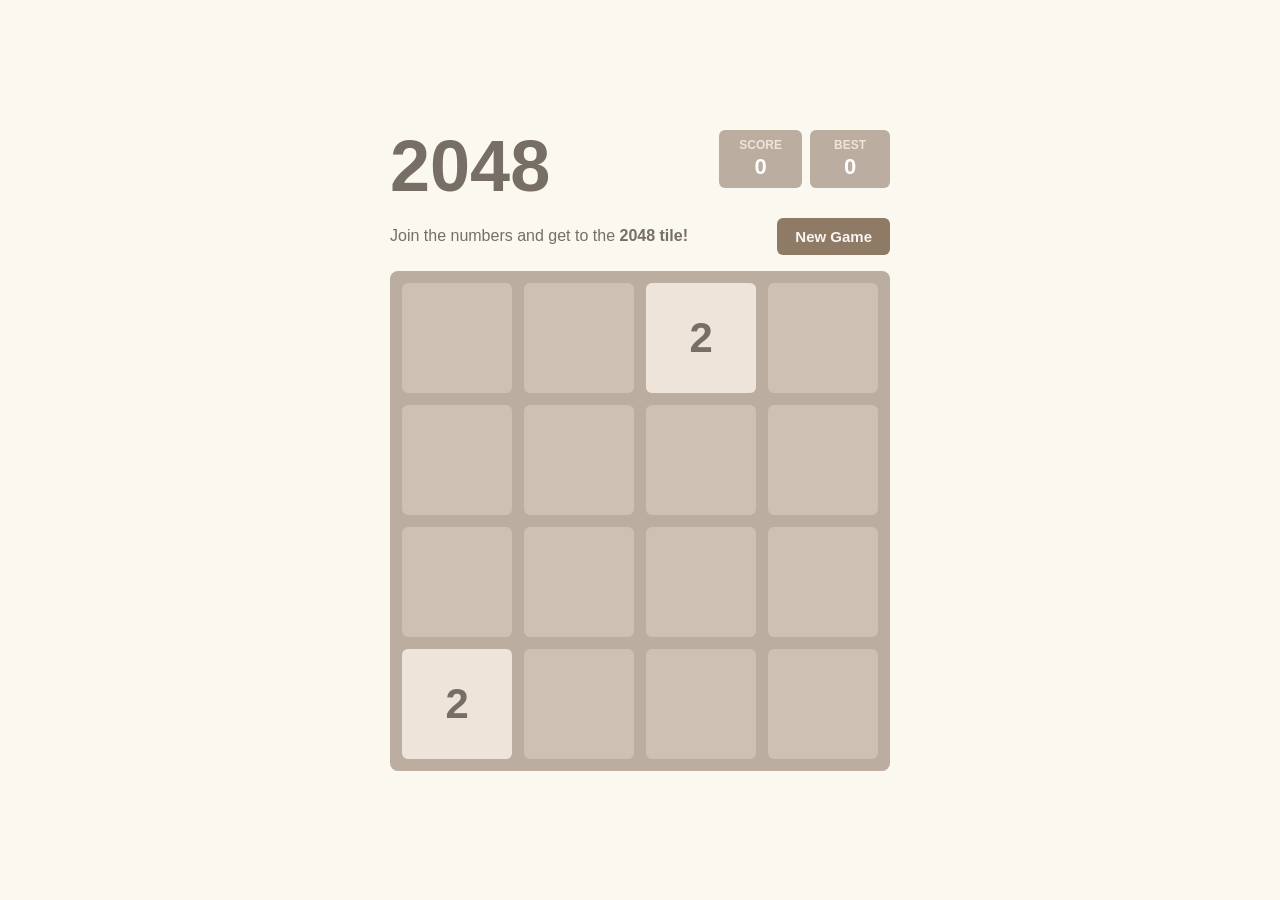
<file: index.html>
<!DOCTYPE html>
<html lang="en">
<head>
<meta charset="UTF-8">
<meta name="viewport" content="width=device-width, initial-scale=1.0">
<title>2048</title>
<style>
  * { margin: 0; padding: 0; box-sizing: border-box; }

  body {
    font-family: 'Clear Sans', 'Helvetica Neue', Arial, sans-serif;
    background: #faf8ef;
    display: flex;
    justify-content: center;
    align-items: center;
    min-height: 100vh;
    touch-action: none;
  }

  .container {
    width: 500px;
    max-width: 95vw;
  }

  /* ── Header ─────────────────────────────── */
  .header {
    display: flex;
    justify-content: space-between;
    align-items: flex-start;
    margin-bottom: 16px;
  }
  .title {
    font-size: 72px;
    font-weight: 700;
    color: #776e65;
    line-height: 1;
  }
  .scores {
    display: flex;
    gap: 8px;
  }
  .score-box {
    background: #bbada0;
    border-radius: 6px;
    padding: 8px 20px;
    text-align: center;
    color: #eee4da;
    font-size: 12px;
    font-weight: 700;
    text-transform: uppercase;
    min-width: 80px;
  }
  .score-box .value {
    color: #fff;
    font-size: 22px;
    display: block;
    margin-top: 2px;
  }

  /* ── Subtitle / New‑Game ────────────────── */
  .sub-header {
    display: flex;
    justify-content: space-between;
    align-items: center;
    margin-bottom: 16px;
  }
  .tagline {
    color: #776e65;
    font-size: 16px;
  }
  .tagline b { font-weight: 700; }
  .new-game-btn {
    background: #8f7a66;
    color: #f9f6f2;
    border: none;
    border-radius: 6px;
    padding: 10px 18px;
    font-size: 15px;
    font-weight: 700;
    cursor: pointer;
  }
  .new-game-btn:hover { background: #9f8b77; }

  /* ── Board ──────────────────────────────── */
  .board {
    position: relative;
    background: #bbada0;
    border-radius: 8px;
    padding: 12px;
    aspect-ratio: 1 / 1;
    width: 100%;
  }
  .grid-bg {
    display: grid;
    grid-template-columns: repeat(4, 1fr);
    grid-template-rows: repeat(4, 1fr);
    gap: 12px;
    width: 100%;
    height: 100%;
  }
  .cell-bg {
    background: rgba(238,228,218,0.35);
    border-radius: 6px;
  }

  /* ── Tiles ──────────────────────────────── */
  .tile-container {
    position: absolute;
    inset: 12px;
  }
  .tile {
    position: absolute;
    display: flex;
    justify-content: center;
    align-items: center;
    font-weight: 700;
    border-radius: 6px;
    transition: top 120ms ease-in-out, left 120ms ease-in-out;
    z-index: 10;
  }
  .tile.new {
    animation: pop-in 200ms ease;
  }
  .tile.merged {
    animation: pop-merge 200ms ease;
    z-index: 20;
  }
  @keyframes pop-in {
    0%   { transform: scale(0); opacity: 0; }
    100% { transform: scale(1); opacity: 1; }
  }
  @keyframes pop-merge {
    0%   { transform: scale(1); }
    50%  { transform: scale(1.2); }
    100% { transform: scale(1); }
  }

  /* ── Overlay ────────────────────────────── */
  .overlay {
    display: none;
    position: absolute;
    inset: 0;
    border-radius: 8px;
    background: rgba(238,228,218,0.73);
    z-index: 100;
    flex-direction: column;
    justify-content: center;
    align-items: center;
    gap: 16px;
  }
  .overlay.active { display: flex; }
  .overlay .msg {
    font-size: 48px;
    font-weight: 700;
    color: #776e65;
  }
  .overlay button {
    background: #8f7a66;
    color: #f9f6f2;
    border: none;
    border-radius: 6px;
    padding: 10px 24px;
    font-size: 16px;
    font-weight: 700;
    cursor: pointer;
  }

  /* ── Responsive ─────────────────────────── */
  @media (max-width: 520px) {
    .title { font-size: 48px; }
    .board { padding: 8px; }
    .grid-bg { gap: 8px; }
  }
</style>
</head>
<body>

<div class="container">
  <!-- Header -->
  <div class="header">
    <div class="title">2048</div>
    <div class="scores">
      <div class="score-box">Score<span class="value" id="score">0</span></div>
      <div class="score-box">Best<span class="value" id="best">0</span></div>
    </div>
  </div>

  <!-- Subtitle -->
  <div class="sub-header">
    <div class="tagline">Join the numbers and get to the <b>2048 tile!</b></div>
    <button class="new-game-btn" id="newGameBtn">New Game</button>
  </div>

  <!-- Board -->
  <div class="board" id="board">
    <div class="grid-bg">
      <div class="cell-bg"></div><div class="cell-bg"></div><div class="cell-bg"></div><div class="cell-bg"></div>
      <div class="cell-bg"></div><div class="cell-bg"></div><div class="cell-bg"></div><div class="cell-bg"></div>
      <div class="cell-bg"></div><div class="cell-bg"></div><div class="cell-bg"></div><div class="cell-bg"></div>
      <div class="cell-bg"></div><div class="cell-bg"></div><div class="cell-bg"></div><div class="cell-bg"></div>
    </div>
    <div class="tile-container" id="tileContainer"></div>

    <!-- Win / Lose overlays -->
    <div class="overlay" id="winOverlay">
      <div class="msg">You win! 🎉</div>
      <button id="keepGoingBtn">Keep going</button>
      <button id="winNewGameBtn">New Game</button>
    </div>
    <div class="overlay" id="loseOverlay">
      <div class="msg">Game over!</div>
      <button id="loseNewGameBtn">Try again</button>
    </div>
  </div>
</div>

<script>
/* ================================================================
   2048 – Pure JS Engine (fixed up/down directions)
   ================================================================ */
const SIZE = 4;

/* ── Tile color map (original 2048 palette) ─────────────── */
const TILE_STYLE = {
  2:    { bg:'#eee4da', color:'#776e65', fontSize: 2   },
  4:    { bg:'#ede0c8', color:'#776e65', fontSize: 2   },
  8:    { bg:'#f2b179', color:'#f9f6f2', fontSize: 2   },
  16:   { bg:'#f59563', color:'#f9f6f2', fontSize: 2   },
  32:   { bg:'#f67c5f', color:'#f9f6f2', fontSize: 2   },
  64:   { bg:'#f65e3b', color:'#f9f6f2', fontSize: 2   },
  128:  { bg:'#edcf72', color:'#f9f6f2', fontSize: 1.8 },
  256:  { bg:'#edcc61', color:'#f9f6f2', fontSize: 1.8 },
  512:  { bg:'#edc850', color:'#f9f6f2', fontSize: 1.8 },
  1024: { bg:'#edc53f', color:'#f9f6f2', fontSize: 1.5 },
  2048: { bg:'#edc22e', color:'#f9f6f2', fontSize: 1.5 },
};

function tileStyle(v) {
  if (TILE_STYLE[v]) return TILE_STYLE[v];
  return { bg: '#3c3a32', color: '#f9f6f2', fontSize: 1.3 };
}

/* ── State ───────────────────────────────────────────────── */
let grid, score, best, won, keepPlaying, busy;

const $score    = document.getElementById('score');
const $best     = document.getElementById('best');
const $tc       = document.getElementById('tileContainer');
const $winOvl   = document.getElementById('winOverlay');
const $loseOvl  = document.getElementById('loseOverlay');

best = +(localStorage.getItem('best2048') || 0);
$best.textContent = best;

/* ── Helpers ─────────────────────────────────────────────── */
function emptyGrid() { return Array.from({length:SIZE}, ()=>Array(SIZE).fill(0)); }

function emptyCells(g) {
  const e = [];
  g.forEach((r,ri)=>r.forEach((v,ci)=>{ if(!v) e.push([ri,ci]); }));
  return e;
}

function addRandom(g) {
  const e = emptyCells(g);
  if (!e.length) return;
  const [r,c] = e[Math.floor(Math.random()*e.length)];
  g[r][c] = Math.random() < 0.9 ? 2 : 4;
  return [r,c, g[r][c]];
}

/* ── Slide one row left ──────────────────────────────────── */
function slideRow(row) {
  let a = row.filter(v=>v), merged = 0;
  for (let i = 0; i < a.length - 1; i++) {
    if (a[i] === a[i+1]) { a[i] *= 2; merged += a[i]; a.splice(i+1,1); }
  }
  while (a.length < SIZE) a.push(0);
  return { row: a, merged };
}

/* ── Get a column as an array ────────────────────────────── */
function getCol(g, c) { return g.map(r => r[c]); }
function setCol(g, c, col) { for (let r = 0; r < SIZE; r++) g[r][c] = col[r]; }

/* ── Move whole grid ─────────────────────────────────────── */
function move(dir) {
  // 0=left  1=up  2=right  3=down
  let g = grid.map(r=>[...r]), pts = 0, moved = false;

  if (dir === 0) {
    // LEFT: slide each row left
    for (let r = 0; r < SIZE; r++) {
      const { row, merged } = slideRow(g[r]);
      if (row.some((v,i) => v !== g[r][i])) moved = true;
      g[r] = row;
      pts += merged;
    }
  } else if (dir === 2) {
    // RIGHT: reverse each row, slide left, reverse back
    for (let r = 0; r < SIZE; r++) {
      const rev = [...g[r]].reverse();
      const { row, merged } = slideRow(rev);
      const result = row.reverse();
      if (result.some((v,i) => v !== g[r][i])) moved = true;
      g[r] = result;
      pts += merged;
    }
  } else if (dir === 1) {
    // UP: treat each column as a row, slide left (toward top)
    for (let c = 0; c < SIZE; c++) {
      const col = getCol(g, c);
      const { row, merged } = slideRow(col);
      if (row.some((v,i) => v !== col[i])) moved = true;
      setCol(g, c, row);
      pts += merged;
    }
  } else if (dir === 3) {
    // DOWN: treat each column reversed, slide left, reverse back
    for (let c = 0; c < SIZE; c++) {
      const col = getCol(g, c).reverse();
      const { row, merged } = slideRow(col);
      const result = row.reverse();
      const origCol = getCol(g, c);
      if (result.some((v,i) => v !== origCol[i])) moved = true;
      setCol(g, c, result);
      pts += merged;
    }
  }

  return { grid: g, points: pts, moved };
}

function canMove(g) {
  for (let r = 0; r < SIZE; r++)
    for (let c = 0; c < SIZE; c++) {
      if (!g[r][c]) return true;
      if (c < SIZE-1 && g[r][c] === g[r][c+1]) return true;
      if (r < SIZE-1 && g[r][c] === g[r+1][c]) return true;
    }
  return false;
}

function hasValue(g, v) {
  return g.some(r=>r.includes(v));
}

/* ── Rendering ───────────────────────────────────────────── */
function cellSize() {
  const board = document.getElementById('board');
  const inner = board.clientWidth - 24;          // padding 12*2
  return (inner - 12 * 3) / 4;                  // gap 12 * 3
}

function renderTiles(newTile, mergedSet) {
  $tc.innerHTML = '';
  const cs = cellSize();
  const gap = 12;
  grid.forEach((row, r) => {
    row.forEach((val, c) => {
      if (!val) return;
      const s = tileStyle(val);
      const el = document.createElement('div');
      el.className = 'tile';
      if (newTile && newTile[0]===r && newTile[1]===c) el.classList.add('new');
      if (mergedSet && mergedSet.has(r+','+c)) el.classList.add('merged');
      el.textContent = val;
      const left = c * (cs + gap);
      const top  = r * (cs + gap);
      el.style.cssText = `
        width:${cs}px; height:${cs}px;
        top:${top}px; left:${left}px;
        background:${s.bg}; color:${s.color};
        font-size:${cs * 0.38 * (s.fontSize/2)}px;
      `;
      $tc.appendChild(el);
    });
  });
}

function updateScore(pts) {
  score += pts;
  $score.textContent = score;
  if (score > best) { best = score; $best.textContent = best; localStorage.setItem('best2048', best); }
}

/* ── Game flow ───────────────────────────────────────────── */
function newGame() {
  grid = emptyGrid();
  score = 0; won = false; keepPlaying = false; busy = false;
  $score.textContent = 0;
  $winOvl.classList.remove('active');
  $loseOvl.classList.remove('active');
  addRandom(grid);
  const nt = addRandom(grid);
  renderTiles(nt ? [nt[0],nt[1]] : null);
}

function handleMove(dir) {
  if (busy) return;
  const result = move(dir);
  if (!result.moved) return;
  busy = true;
  grid = result.grid;
  updateScore(result.points);

  // detect merged positions (approximate: tiles whose value doubled)
  const mergedSet = new Set();
  result.grid.forEach((row, r) => row.forEach((v, c) => {
    if (v && result.points) mergedSet.add(r+','+c);
  }));

  const nt = addRandom(grid);
  renderTiles(nt ? [nt[0],nt[1]] : null, mergedSet);

  setTimeout(() => {
    if (!won && !keepPlaying && hasValue(grid, 2048)) {
      won = true;
      $winOvl.classList.add('active');
    } else if (!canMove(grid)) {
      $loseOvl.classList.add('active');
    }
    busy = false;
  }, 150);
}

/* ── Input ───────────────────────────────────────────────── */
const DIR = { ArrowLeft:0, ArrowUp:1, ArrowRight:2, ArrowDown:3, a:0, w:1, d:2, s:3 };

document.addEventListener('keydown', e => {
  if (DIR[e.key] !== undefined) { e.preventDefault(); handleMove(DIR[e.key]); }
});

// Touch / swipe
let tx, ty;
document.getElementById('board').addEventListener('touchstart', e => {
  tx = e.touches[0].clientX; ty = e.touches[0].clientY;
});
document.getElementById('board').addEventListener('touchend', e => {
  const dx = e.changedTouches[0].clientX - tx;
  const dy = e.changedTouches[0].clientY - ty;
  if (Math.abs(dx) < 30 && Math.abs(dy) < 30) return;
  if (Math.abs(dx) > Math.abs(dy)) handleMove(dx > 0 ? 2 : 0);
  else handleMove(dy > 0 ? 3 : 1);
});

/* ── Buttons ─────────────────────────────────────────────── */
document.getElementById('newGameBtn').onclick = newGame;
document.getElementById('winNewGameBtn').onclick = newGame;
document.getElementById('loseNewGameBtn').onclick = newGame;
document.getElementById('keepGoingBtn').onclick = () => {
  keepPlaying = true;
  $winOvl.classList.remove('active');
};

/* ── Resize ──────────────────────────────────────────────── */
window.addEventListener('resize', () => renderTiles());

/* ── Start! ──────────────────────────────────────────────── */
newGame();
</script>
</body>
</html>
</file>
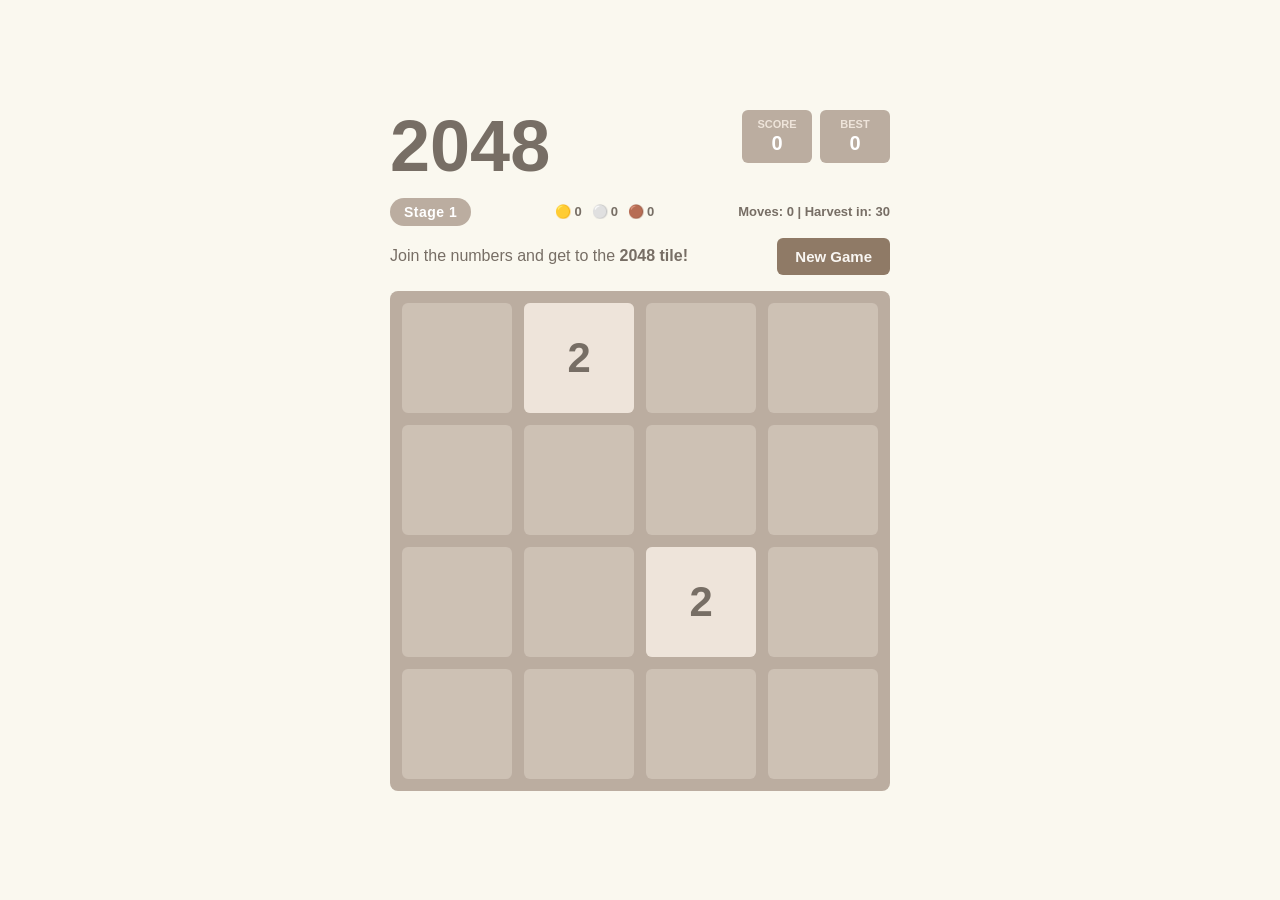
<file: v2/index.html>
<!DOCTYPE html>
<html lang="en">
<head>
<meta charset="UTF-8">
<meta name="viewport" content="width=device-width, initial-scale=1.0">
<title>2048 V2</title>
<link rel="stylesheet" href="style.css">
</head>
<body>

<div class="container">
  <!-- Header -->
  <div class="header">
    <div class="title">2048</div>
    <div class="scores">
      <div class="score-box">Score<span class="value" id="score">0</span></div>
      <div class="score-box">Best<span class="value" id="best">0</span></div>
    </div>
  </div>

  <!-- Info bar: stage, coins, move counter -->
  <div class="info-bar">
    <div class="stage-indicator" id="stageIndicator">Stage 1</div>
    <div class="coin-summary" id="coinSummary">
      <span>🟡 <span id="goldCount">0</span></span>
      <span>⚪ <span id="silverCount">0</span></span>
      <span>🟤 <span id="bronzeCount">0</span></span>
    </div>
    <div class="move-counter" id="moveCounter">Moves: 0 | Harvest in: 30</div>
  </div>

  <!-- Subtitle -->
  <div class="sub-header">
    <div class="tagline">Join the numbers and get to the <b>2048 tile!</b></div>
    <button class="new-game-btn" id="newGameBtn">New Game</button>
  </div>

  <!-- Board -->
  <div class="board" id="board">
    <div class="grid-bg">
      <div class="cell-bg"></div><div class="cell-bg"></div><div class="cell-bg"></div><div class="cell-bg"></div>
      <div class="cell-bg"></div><div class="cell-bg"></div><div class="cell-bg"></div><div class="cell-bg"></div>
      <div class="cell-bg"></div><div class="cell-bg"></div><div class="cell-bg"></div><div class="cell-bg"></div>
      <div class="cell-bg"></div><div class="cell-bg"></div><div class="cell-bg"></div><div class="cell-bg"></div>
    </div>
    <div class="tile-container" id="tileContainer"></div>

    <!-- Win overlay -->
    <div class="overlay" id="winOverlay">
      <div class="msg">You win! 🎉</div>
      <button id="keepGoingBtn">Keep going</button>
      <button id="winNewGameBtn">New Game</button>
    </div>

    <!-- Lose overlay with score breakdown -->
    <div class="overlay" id="loseOverlay">
      <div class="msg">Game over!</div>
      <div class="score-breakdown" id="scoreBreakdown"></div>
      <button id="loseNewGameBtn">Try again</button>
    </div>

    <!-- Harvester overlay -->
    <div class="harvester-overlay" id="harvesterOverlay">
      <div class="harvester-icon">🌾</div>
      <div class="harvester-text">Harvesting coins...</div>
      <div class="harvester-coins-collected" id="harvesterCoinsCollected"></div>
    </div>
  </div>
</div>

<script src="game.js"></script>
<script src="ui.js"></script>
</body>
</html>
</file>
<file: v2/style.css>
/* ================================================================
   2048 V2 – Styles
   ================================================================ */

* { margin: 0; padding: 0; box-sizing: border-box; }

body {
  font-family: 'Clear Sans', 'Helvetica Neue', Arial, sans-serif;
  background: #faf8ef;
  display: flex;
  justify-content: center;
  align-items: center;
  min-height: 100vh;
  touch-action: none;
}

.container {
  width: 500px;
  max-width: 95vw;
}

/* ── Header ─────────────────────────────── */
.header {
  display: flex;
  justify-content: space-between;
  align-items: flex-start;
  margin-bottom: 16px;
}
.title {
  font-size: 72px;
  font-weight: 700;
  color: #776e65;
  line-height: 1;
}
.scores {
  display: flex;
  gap: 8px;
  flex-wrap: wrap;
  justify-content: flex-end;
}
.score-box {
  background: #bbada0;
  border-radius: 6px;
  padding: 8px 14px;
  text-align: center;
  color: #eee4da;
  font-size: 11px;
  font-weight: 700;
  text-transform: uppercase;
  min-width: 70px;
}
.score-box .value {
  color: #fff;
  font-size: 20px;
  display: block;
  margin-top: 2px;
}

/* ── Info bar ─────────────────────────────── */
.info-bar {
  display: flex;
  justify-content: space-between;
  align-items: center;
  margin-bottom: 12px;
  gap: 8px;
}
.stage-indicator {
  background: #edc22e;
  color: #fff;
  font-size: 14px;
  font-weight: 700;
  padding: 6px 14px;
  border-radius: 20px;
  letter-spacing: 0.5px;
}
.move-counter {
  color: #776e65;
  font-size: 13px;
  font-weight: 600;
}
.coin-summary {
  display: flex;
  gap: 10px;
  font-size: 13px;
  color: #776e65;
  font-weight: 600;
}
.coin-summary span {
  display: flex;
  align-items: center;
  gap: 3px;
}

/* ── Subtitle / New‑Game ────────────────── */
.sub-header {
  display: flex;
  justify-content: space-between;
  align-items: center;
  margin-bottom: 16px;
}
.tagline {
  color: #776e65;
  font-size: 16px;
}
.tagline b { font-weight: 700; }
.new-game-btn {
  background: #8f7a66;
  color: #f9f6f2;
  border: none;
  border-radius: 6px;
  padding: 10px 18px;
  font-size: 15px;
  font-weight: 700;
  cursor: pointer;
}
.new-game-btn:hover { background: #9f8b77; }

/* ── Board ──────────────────────────────── */
.board {
  position: relative;
  background: #bbada0;
  border-radius: 8px;
  padding: 12px;
  aspect-ratio: 1 / 1;
  width: 100%;
}
.grid-bg {
  display: grid;
  grid-template-columns: repeat(4, 1fr);
  grid-template-rows: repeat(4, 1fr);
  gap: 12px;
  width: 100%;
  height: 100%;
}
.cell-bg {
  background: rgba(238,228,218,0.35);
  border-radius: 6px;
}

/* ── Tiles ──────────────────────────────── */
.tile-container {
  position: absolute;
  inset: 12px;
}
.tile {
  position: absolute;
  display: flex;
  justify-content: center;
  align-items: center;
  font-weight: 700;
  border-radius: 6px;
  transition: top 120ms ease-in-out, left 120ms ease-in-out;
  z-index: 10;
}
.tile .coin-icon {
  position: absolute;
  bottom: 2px;
  right: 3px;
  font-size: 14px;
  line-height: 1;
  filter: drop-shadow(0 1px 1px rgba(0,0,0,0.2));
}
.tile.new {
  animation: pop-in 200ms ease;
}
.tile.merged {
  animation: pop-merge 200ms ease;
  z-index: 20;
}
@keyframes pop-in {
  0%   { transform: scale(0); opacity: 0; }
  100% { transform: scale(1); opacity: 1; }
}
@keyframes pop-merge {
  0%   { transform: scale(1); }
  50%  { transform: scale(1.2); }
  100% { transform: scale(1); }
}

/* ── Overlay base ────────────────────────── */
.overlay {
  display: none;
  position: absolute;
  inset: 0;
  border-radius: 8px;
  background: rgba(238,228,218,0.73);
  z-index: 100;
  flex-direction: column;
  justify-content: center;
  align-items: center;
  gap: 16px;
}
.overlay.active { display: flex; }
.overlay .msg {
  font-size: 48px;
  font-weight: 700;
  color: #776e65;
}
.overlay button {
  background: #8f7a66;
  color: #f9f6f2;
  border: none;
  border-radius: 6px;
  padding: 10px 24px;
  font-size: 16px;
  font-weight: 700;
  cursor: pointer;
}
.overlay button:hover {
  background: #9f8b77;
}

/* ── Game Over overlay with score breakdown ── */
.score-breakdown {
  display: flex;
  flex-direction: column;
  align-items: center;
  gap: 6px;
  font-size: 16px;
  color: #776e65;
  font-weight: 600;
  margin-top: 4px;
}
.score-breakdown .breakdown-row {
  display: flex;
  align-items: center;
  gap: 8px;
}
.score-breakdown .breakdown-icon {
  font-size: 20px;
}
.score-breakdown .breakdown-value {
  min-width: 60px;
  text-align: right;
}
.score-breakdown .final-score {
  font-size: 26px;
  font-weight: 800;
  color: #776e65;
  margin-top: 8px;
  padding-top: 8px;
  border-top: 2px solid rgba(119,110,101,0.2);
}
.score-breakdown .total-moves {
  font-size: 13px;
  color: #bbada0;
  margin-top: 2px;
}

/* ── Harvester overlay ───────────────────── */
.harvester-overlay {
  display: none;
  position: absolute;
  inset: 0;
  border-radius: 8px;
  background: rgba(237, 194, 46, 0.15);
  z-index: 90;
  flex-direction: column;
  justify-content: center;
  align-items: center;
  gap: 12px;
  backdrop-filter: blur(2px);
}
.harvester-overlay.active {
  display: flex;
  animation: harvester-fade 1.2s ease forwards;
}
.harvester-icon {
  font-size: 56px;
  animation: harvester-spin 0.8s ease;
}
.harvester-text {
  font-size: 18px;
  font-weight: 700;
  color: #776e65;
  opacity: 0;
  animation: harvester-text-in 0.6s ease 0.3s forwards;
}
.harvester-coins-collected {
  display: flex;
  gap: 14px;
  font-size: 16px;
  font-weight: 700;
  color: #776e65;
  opacity: 0;
  animation: harvester-text-in 0.6s ease 0.5s forwards;
}
@keyframes harvester-fade {
  0%   { opacity: 0; }
  20%  { opacity: 1; }
  80%  { opacity: 1; }
  100% { opacity: 0; }
}
@keyframes harvester-spin {
  0%   { transform: rotate(0deg) scale(0.5); opacity: 0; }
  50%  { transform: rotate(180deg) scale(1.2); opacity: 1; }
  100% { transform: rotate(360deg) scale(1); opacity: 1; }
}
@keyframes harvester-text-in {
  0%   { opacity: 0; transform: translateY(8px); }
  100% { opacity: 1; transform: translateY(0); }
}

/* ── Responsive ─────────────────────────── */
@media (max-width: 520px) {
  .title { font-size: 48px; }
  .board { padding: 8px; }
  .grid-bg { gap: 8px; }
  .info-bar { flex-wrap: wrap; }
  .score-box { min-width: 60px; padding: 6px 10px; }
  .score-box .value { font-size: 16px; }
  .tile .coin-icon { font-size: 11px; }
}
</file>
